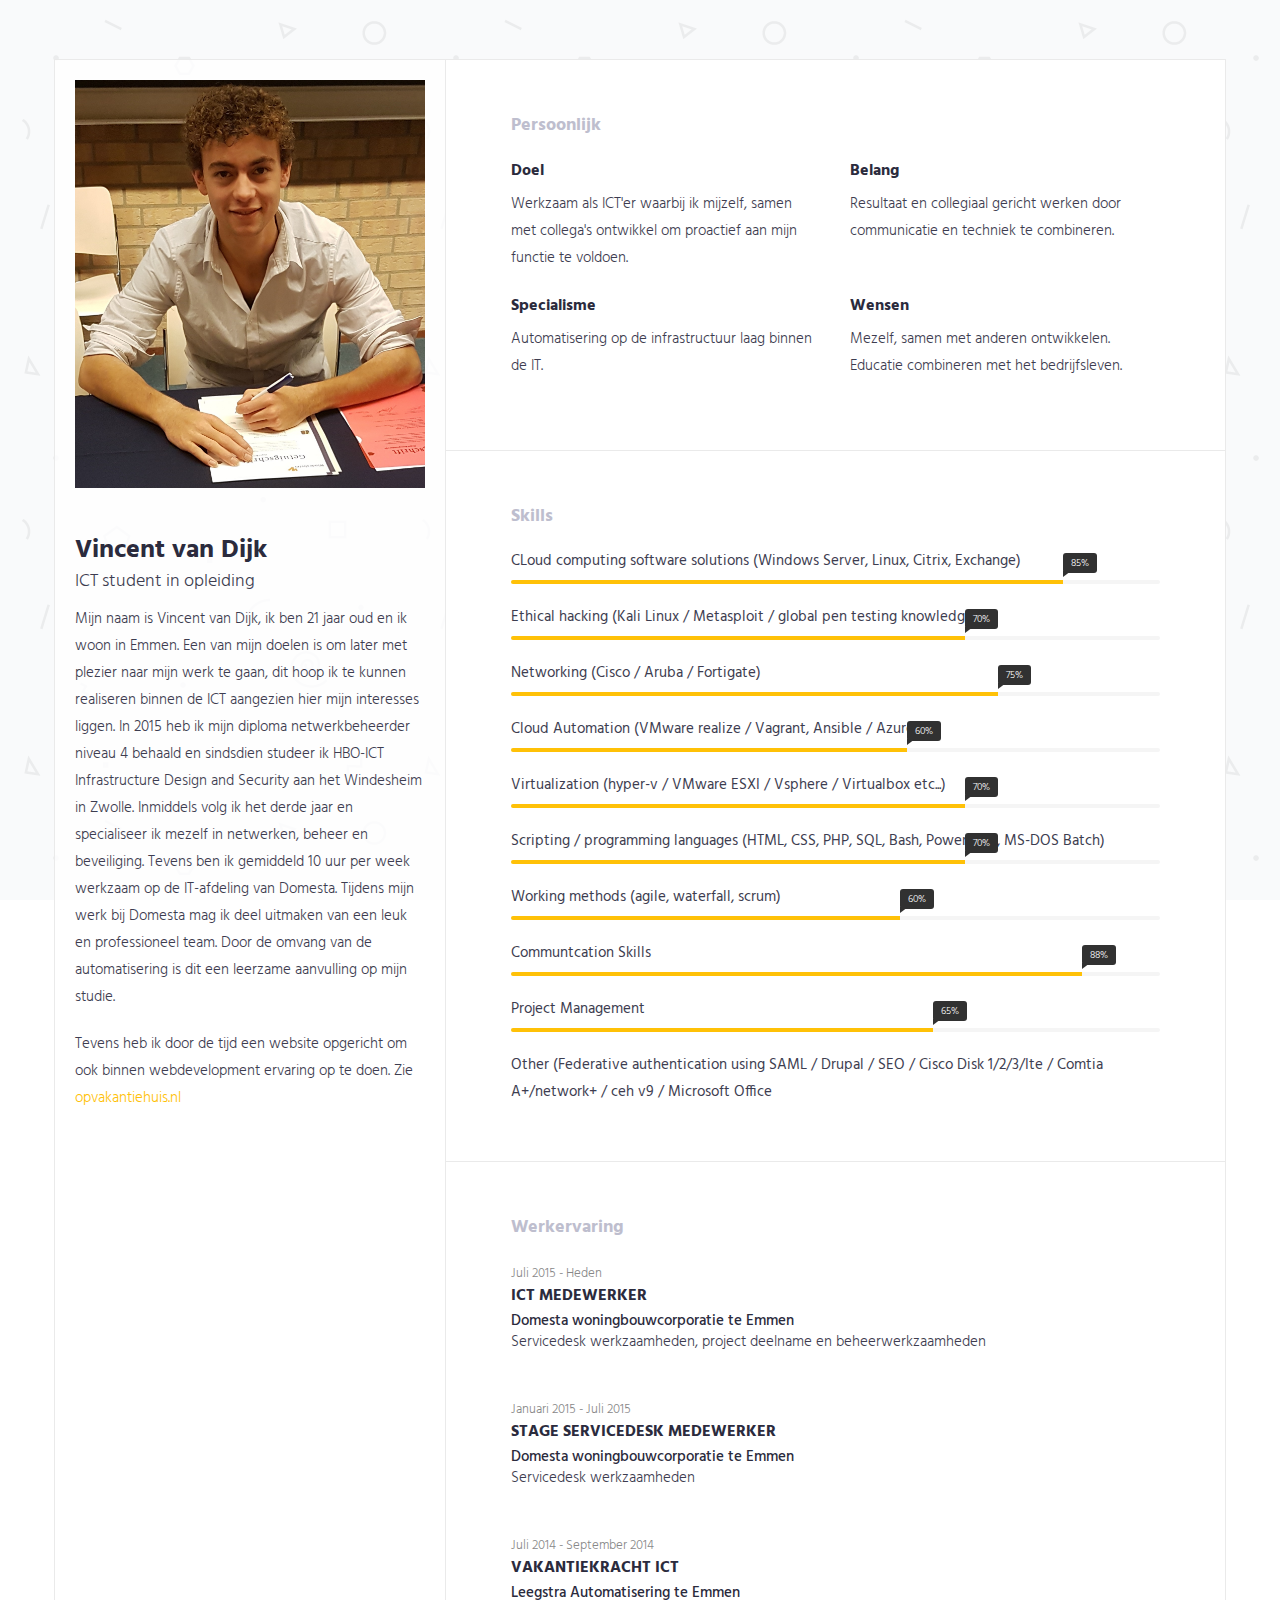
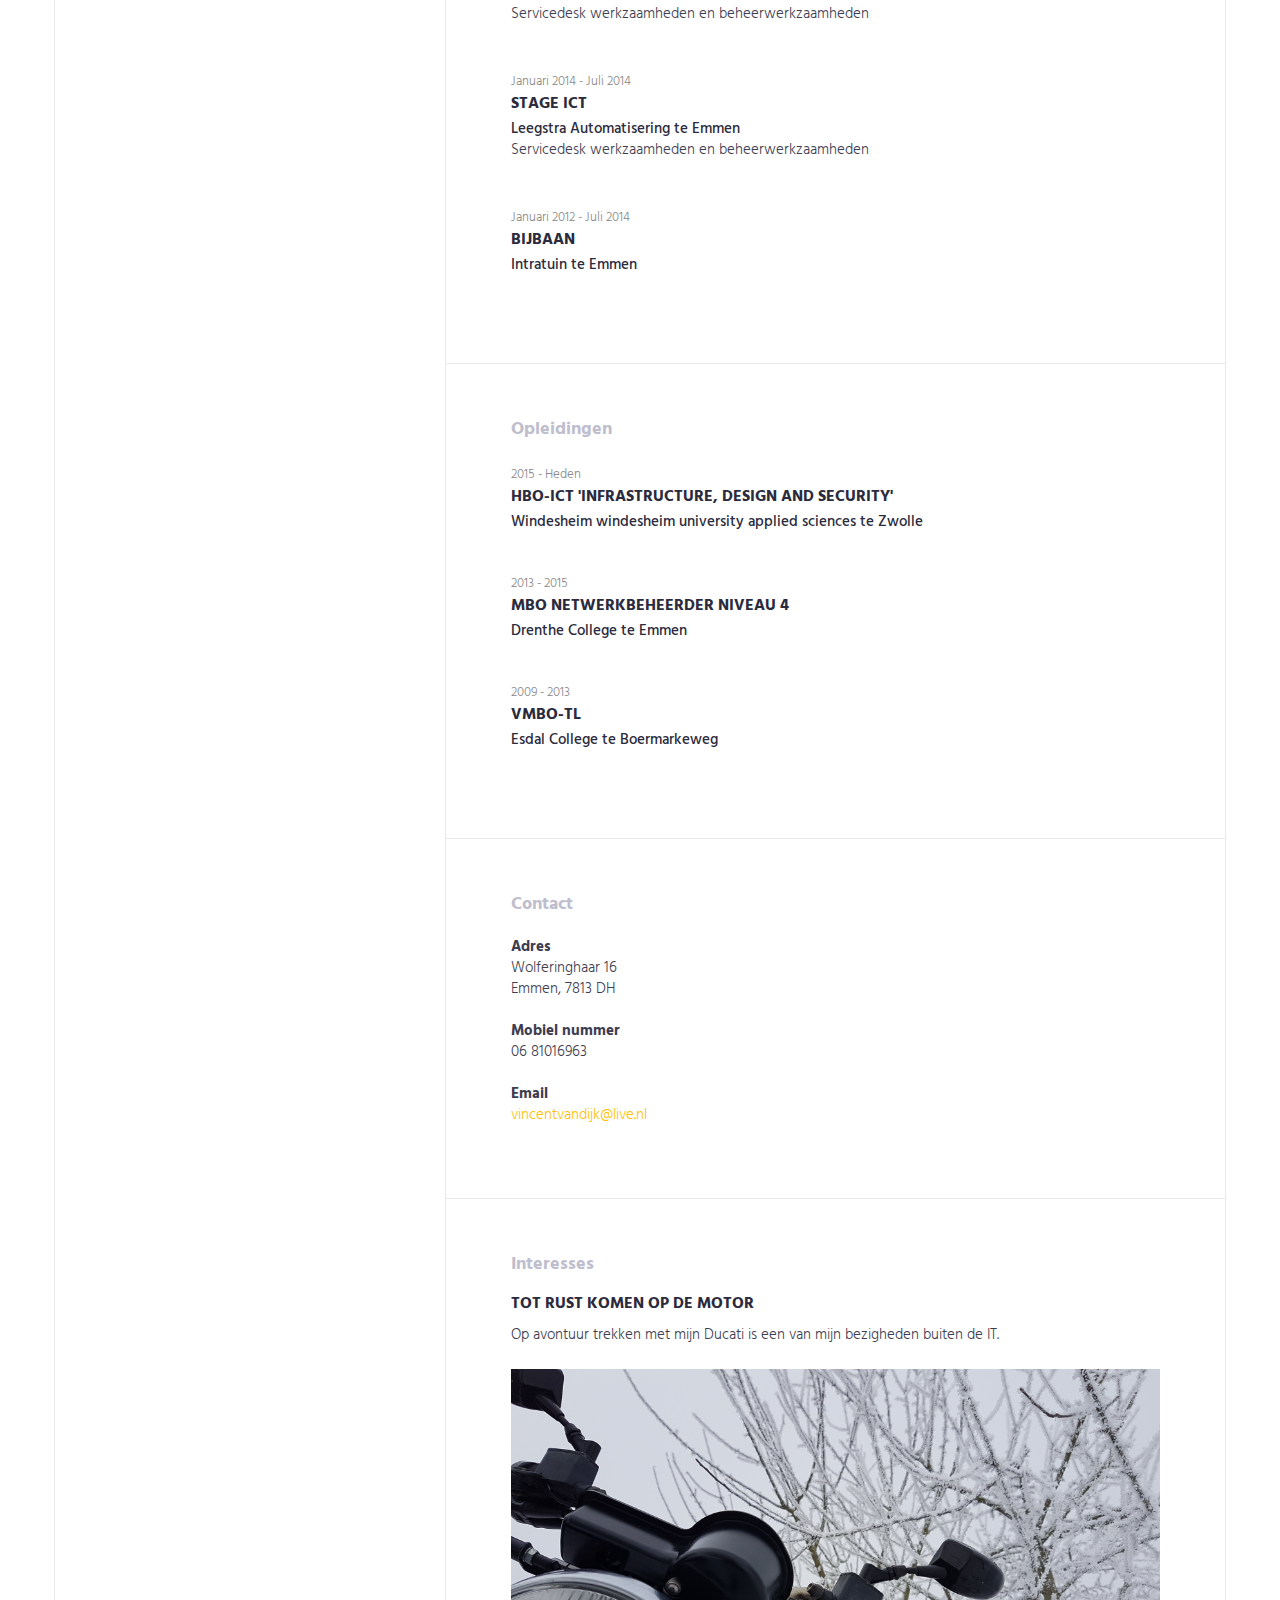
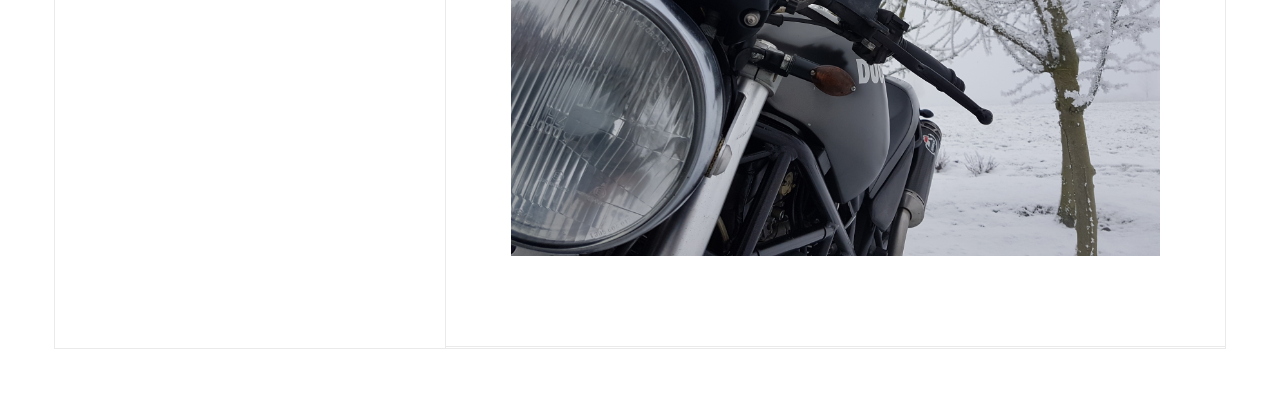
<file: old/index.html>
<!DOCTYPE html>
<html>
<head>
    <meta charset="utf-8">
    <meta http-equiv="X-UA-Compatible" content="IE=edge">
    <meta name="viewport" content="width=device-width, initial-scale=1">
    <!-- The above 3 meta tags *must* come first in the head; any other head content must come *after* these tags -->
    <title>Curriculum vitae Vincent van Dijk</title>

    <!-- favicon -->

    <!-- web-fonts -->
    <link href="https://fonts.googleapis.com/css?family=Hind:300,400,500,600,700" rel="stylesheet">

    <!-- font-awesome -->
    <link href="css/font-awesome.min.css" rel="stylesheet">

    <!-- Bootstrap -->
    <link href="css/bootstrap.min.css" rel="stylesheet">

    <!-- Style CSS -->
    <link href="css/style.css" rel="stylesheet">

    <!-- HTML5 shim and Respond.js for IE8 support of HTML5 elements and media queries -->
    <!-- WARNING: Respond.js doesn't work if you view the page via file:// -->
    <!--[if lt IE 9]>
    <script src="https://oss.maxcdn.com/html5shiv/3.7.2/html5shiv.min.js"></script>
    <script src="https://oss.maxcdn.com/respond/1.4.2/respond.min.js"></script>
    <![endif]-->
</head>
<body id="page-top" data-spy="scroll" data-target=".navbar">
<div id="main-wrapper">
<!-- Page Preloader -->
<div id="preloader">
    <div id="status">
        <div class="status-mes"></div>
    </div>
</div>

<div class="columns-block container">
<div class="left-col-block blocks">
    <header class="header theiaStickySidebar">
        <div class="profile-img">
            <img src="vincent.jpg" class="img-responsive" alt=""/>
        </div>
        <div class="content">
            <h1>Vincent van Dijk</h1>
            <span class="lead">ICT student in opleiding</span>

            <div class="about-text">
                <p>
                    Mijn naam is Vincent van Dijk, ik ben 21 jaar oud en ik woon in Emmen.
					Een van mijn doelen is om later met plezier naar mijn werk te gaan, 
					dit hoop ik te kunnen realiseren binnen de ICT aangezien hier mijn interesses liggen. 
					In 2015 heb ik mijn diploma netwerkbeheerder niveau 4 behaald en sindsdien studeer ik 
					HBO-ICT Infrastructure Design and Security aan het Windesheim in Zwolle. Inmiddels volg 
					ik het derde jaar en specialiseer ik mezelf in netwerken, beheer en beveiliging. 
					Tevens ben ik gemiddeld 10 uur per week werkzaam op de IT-afdeling van Domesta. 
					Tijdens mijn werk bij Domesta mag ik deel uitmaken van een leuk en professioneel team. 
					Door de omvang van de automatisering is dit een leerzame aanvulling op mijn studie.
				</p>
				

                <p>Tevens heb ik door de tijd een website opgericht om ook binnen webdevelopment ervaring op te doen. Zie
				<a href="http://opvakantiehuis.nl">opvakantiehuis.nl</a>
				</p>
            </div>



        </div>

    </header>
    <!-- .header-->
</div>
<!-- .left-col-block -->


<div class="right-col-block blocks">
<div class="theiaStickySidebar">
<section class="expertise-wrapper section-wrapper gray-bg">
    <div class="container-fluid">
        <div class="row">
            <div class="col-md-12">
                <div class="section-title">
                    <h2>Persoonlijk</h2>
                </div>
            </div>
        </div>
        <!-- .row -->

        <div class="row">
            <div class="col-md-6">
                <div class="expertise-item">
                    <h3>Doel</h3>

                    <p>
                        Werkzaam als ICT'er waarbij ik mijzelf, samen met collega's ontwikkel om proactief aan mijn functie te voldoen.
                    </p>
                </div>
            </div>
            <div class="col-md-6">
                <div class="expertise-item">
                    <h3>Belang</h3>

                    <p>
                        Resultaat en collegiaal gericht werken door communicatie en techniek te combineren.
                    </p>
                </div>
            </div>
        </div>
        <div class="row">
            <div class="col-md-6">
                <div class="expertise-item">
                    <h3>Specialisme</h3>

                    <p>
                        Automatisering op de infrastructuur laag binnen de IT.
                    </p>
                </div>
            </div>

            <div class="col-md-6">
                <div class="expertise-item">
                    <h3>Wensen</h3>

                    <p>
                        Mezelf, samen met anderen ontwikkelen. Educatie combineren met het bedrijfsleven.</p>
                </div>
            </div>

        </div>


    </div>
</section>
<!-- .expertise-wrapper -->

<section class="section-wrapper skills-wrapper">
    <div class="container-fluid">
        <div class="row">
            <div class="col-md-12">
                <div class="section-title">
                    <h2>Skills</h2>
                </div>
            </div>

        </div>
        <div class="row">
            <div class="col-md-12">
                <div class="progress-wrapper">

                    <div class="progress-item">
                        <span class="progress-title">CLoud computing software solutions (Windows Server, Linux, Citrix, Exchange)</span>

                        <div class="progress">
                            <div class="progress-bar" role="progressbar" aria-valuenow="62" aria-valuemin="0"
                                 aria-valuemax="100" style="width: 85%"><span class="progress-percent"> 85%</span>
                            </div>
                        </div>
                        <!-- .progress -->
                    </div>
                    <!-- .skill-progress -->


                    <div class="progress-item">
                        <span class="progress-title">Ethical hacking (Kali Linux / Metasploit / global pen testing knowledge) </span>

                        <div class="progress">
                            <div class="progress-bar" role="progressbar" aria-valuenow="75" aria-valuemin="0"
                                 aria-valuemax="100" style="width: 70%;"><span class="progress-percent"> 70%</span>
                            </div>
                        </div>
                        <!-- /.progress -->
                    </div>
                    <!-- /.skill-progress -->

                    <div class="progress-item">
                        <span class="progress-title">Networking (Cisco / Aruba / Fortigate)</span>

                        <div class="progress">
                            <div class="progress-bar" role="progressbar" aria-valuenow="55" aria-valuemin="0"
                                 aria-valuemax="100" style="width: 75%;"><span class="progress-percent"> 75%</span>
                            </div>
                        </div>
                        <!-- /.progress -->
                    </div>		

					<div class="progress-item">
                        <span class="progress-title">Cloud Automation (VMware realize / Vagrant, Ansible / Azure)</span>

                        <div class="progress">
                            <div class="progress-bar" role="progressbar" aria-valuenow="55" aria-valuemin="0"
                                 aria-valuemax="100" style="width: 61%;"><span class="progress-percent"> 60%</span>
                            </div>
                        </div>
                        <!-- /.progress -->
                    </div>		

                    <div class="progress-item">
                        <span class="progress-title">Virtualization (hyper-v / VMware ESXI / Vsphere / Virtualbox etc...)</span>

                        <div class="progress">
                            <div class="progress-bar" role="progressbar" aria-valuenow="55" aria-valuemin="0"
                                 aria-valuemax="100" style="width: 70%;"><span class="progress-percent"> 70%</span>
                            </div>
                        </div>
                        <!-- /.progress -->
                    </div>						

                    <div class="progress-item">
                        <span class="progress-title">Scripting / programming languages (HTML, CSS, PHP, SQL, Bash, Powershell, MS-DOS Batch)</span>

                        <div class="progress">
                            <div class="progress-bar" role="progressbar" aria-valuenow="55" aria-valuemin="0"
                                 aria-valuemax="100" style="width: 70%;"><span class="progress-percent"> 70%</span>
                            </div>
                        </div>
                        <!-- /.progress -->
                    </div>	
					        
						<div class="progress-item">
                        <span class="progress-title">Working methods (agile, waterfall, scrum) </span>

                    
					
					    <div class="progress">
                            <div class="progress-bar" role="progressbar" aria-valuenow="55" aria-valuemin="0"
                                 aria-valuemax="100" style="width: 60%;"><span class="progress-percent"> 60%</span>
                            </div>
                        </div>
                        <!-- .progress -->
                    </div>
                    <!-- .skill-progress -->					
					
					<div class="progress-item">
                        <span class="progress-title">Communtcation Skills</span>

                        <div class="progress">
                            <div class="progress-bar" role="progressbar" aria-valuenow="55" aria-valuemin="0"
                                 aria-valuemax="100" style="width: 88%;"><span class="progress-percent"> 88%</span>
                            </div>
                        </div>
                        <!-- /.progress -->
                    </div>
                    <!-- /.skill-progress -->
                    <div class="progress-item">
                        <span class="progress-title">Project Management</span>

                    
					
					    <div class="progress">
                            <div class="progress-bar" role="progressbar" aria-valuenow="55" aria-valuemin="0"
                                 aria-valuemax="100" style="width: 65%;"><span class="progress-percent"> 65%</span>
                            </div>
                        </div>
                        <!-- .progress -->
                    </div>
                    <!-- .skill-progress -->
					
					
                    <div class="progress-item">
                        <span class="progress-title">Other (Federative authentication using SAML / Drupal / SEO / Cisco Disk 1/2/3/Ite / Comtia A+/network+ / ceh v9 / Microsoft Office</span>
                    </div>
	
                </div>
                <!-- /.progress-wrapper -->
            </div>
        </div>
        <!--.row -->
    </div>
    <!-- .container-fluid -->
</section>
<!-- .skills-wrapper -->

<section class="section-wrapper section-experience gray-bg">
    <div class="container-fluid">
        <div class="row">
            <div class="col-md-12">
                <div class="section-title"><h2>Werkervaring</h2></div>
            </div>
        </div>
        <!--.row-->
        <div class="row">
            <div class="col-md-12">
                <div class="content-item">
                    <small>Juli 2015 - Heden</small>
                    <h3>ICT medewerker</h3>
                    <h4>Domesta woningbouwcorporatie te Emmen</h4>

                    <p>Servicedesk werkzaamheden, project deelname en beheerwerkzaamheden</p>
                </div>
				
                <!-- .experience-item -->
                <div class="content-item">
                    <small>Januari 2015 - Juli 2015</small>
                    <h3>Stage servicedesk medewerker</h3>
                    <h4>Domesta woningbouwcorporatie te Emmen</h4>
				
				 <p>Servicedesk werkzaamheden</p>

                </div>
                <!-- .experience-item -->
                <div class="content-item">
                    <small>Juli 2014 - September 2014</small>
                    <h3>Vakantiekracht ICT</h3>
                    <h4>Leegstra Automatisering te Emmen</h4>

                     <p>Servicedesk werkzaamheden en beheerwerkzaamheden</p>
                </div>
				
				<div class="content-item">
                    <small>Januari 2014 - Juli 2014</small>
                    <h3>Stage ICT</h3>
                    <h4>Leegstra Automatisering te Emmen</h4>

                     <p>Servicedesk werkzaamheden en beheerwerkzaamheden</p>
                </div>
				
				<div class="content-item">
                    <small>Januari 2012 - Juli 2014</small>
                    <h3>Bijbaan</h3>
                    <h4>Intratuin te Emmen</h4>
                </div>
				
                <!-- .experience-item -->
            </div>
        </div>
        <!--.row-->
    </div>
    <!-- .container-fluid -->

</section>
<!-- .section-experience -->

<section class="section-wrapper section-education">
    <div class="container-fluid">
        <div class="row">
            <div class="col-md-12">
                <div class="section-title"><h2>Opleidingen</h2></div>
            </div>
        </div>
        <!--.row-->
        <div class="row">
            <div class="col-md-12">
                <div class="content-item">
                    <small>2015 - Heden</small>
                    <h3>HBO-ICT 'Infrastructure, design and security'</h3>
                    <h4>Windesheim windesheim university applied sciences te Zwolle</h4>
                </div>
                <!-- .experience-item -->
                <div class="content-item">
                    <small>2013 - 2015</small>
                    <h3>MBO netwerkbeheerder niveau 4</h3>
                    <h4>Drenthe College te Emmen</h4>
                </div>
                <!-- .experience-item -->
                <div class="content-item">
                    <small>2009 - 2013</small>
                    <h3>VMBO-TL</h3>
                    <h4>Esdal College te Boermarkeweg</h4>
                </div>
                <!-- .experience-item -->
            </div>
        </div>
        <!--.row-->
    </div>
    <!-- .container-fluid -->

</section>
<!-- .section-education -->

<section class="section-contact section-wrapper gray-bg">
    <div class="container-fluid">
        <div class="row">
            <div class="col-md-12">
                <div class="section-title">
                    <h2>Contact</h2>
                </div>
            </div>
        </div>
        <!--.row-->
        <div class="row">
            <div class="col-md-12">
                <address>
                    <strong>Adres</strong><br>
                    Wolferinghaar 16<br>
                    Emmen, 7813 DH

                </address>
                <address>
                    <strong>Mobiel nummer</strong><br>
                    06 81016963
                </address>

                <address>
                    <strong>Email</strong><br>
                    <a href="mailto:#">vincentvandijk@live.nl</a>
                </address>
            </div>
        </div>
        <!--.row-->
        <div class="row">
            <div class="col-md-12">
                
                <!-- .feedback-form -->


            </div>
        </div>
    </div>
    <!--.container-fluid-->
</section>
<!--.section-contact-->

<section class="section-wrapper section-interest gray-bg">
    <div class="container-fluid">
        <div class="row">
            <div class="col-md-12">
                <div class="section-title">
                    <h2>Interesses</h2>
                </div>
            </div>
        </div>
        <!-- .row -->

        <div class="row">
            <div class="col-md-12">
                <div class="content-item">
                    <h3>Tot rust komen op de motor</h3>

                    <p>Op avontuur trekken met mijn Ducati is een van mijn bezigheden buiten de IT.</p>
					
					<div class="profile-img">
            <img src="motor.jpg" class="img-responsive" alt=""/>
        </div>
					
  
            </div>
        </div>
        <!-- .row -->

    </div>
</section>
<!-- .section-publications -->

<!-- .footer -->
</div>
<!-- Sticky -->
</div>
<!-- .right-col-block -->
</div>
<!-- .columns-block -->
</div>
<!-- #main-wrapper -->

<!-- jquery -->
<script src="js/jquery-2.1.4.min.js"></script>

<!-- Bootstrap -->
<script src="js/bootstrap.min.js"></script>
<script src="js/theia-sticky-sidebar.js"></script>
<script src="js/scripts.js"></script>
</body>
</html>
</file>
<file: old/css/style.css>
/*
Template Name: Resumex
Description: HTML5 / CSS3 One Page
Version: 1.0
Author: themehippo.com
*/

/*------------------------------------------------------------------
# [Color codes]

# Body  (text): #3a4750
# Heading Color #444444
# Theme Color (link color) #82b541
# Mid grey (sub header) #f4f4f4
# -------------------------------------------------------------------*/

body {
    font-family : 'Hind', sans-serif;
    font-size   : 15px;
    line-height : 1.8em;
    color       : #3d3d50;
    font-weight : 300;
    background  : url("../img/pattern-bg.png") fixed;
    }

/* --------------------------------------
 * Global Typography
 *------------------------------------------*/

h1, h2, h3, h4, h5, h6 {
    margin : 0 0 15px;
    color  : #2b2b3d;
    }

h1 {
    font-size   : 26px;
    line-height : 1.8em;
    font-weight : 700;
    }

h2 {
    font-size   : 18px;
    line-height : 1.8em;
    font-weight : 700;
    }

h3 {
    font-size   : 16px;
    line-height : 1.8em;
    font-weight : 500;
    }

h4 {
    font-size   : 15px;
    line-height : 1.8em;
    font-weight : 500;
    }

h5 {
    font-size   : 15px;
    line-height : 1.5em;
    font-weight : 500;
    }

h6 {
    font-size   : 15px;
    line-height : 1.5em;
    }

/* --------------------------------------
 * LINK STYLE
 *------------------------------------------*/
a {
    color              : #FFC107;
    text-decoration    : none;
    -webkit-transition : all 0.3s ease 0s;
    -moz-transition    : all 0.3s ease 0s;
    -o-transition      : all 0.3s ease 0s;
    transition         : all 0.3s ease 0s;
    }

a,
a:active,
a:focus,
a:active {
    text-decoration : none;
    outline         : none
    }

a:hover,
a:focus {
    text-decoration : none;
    color           : #ff9800;
    }

p {
    margin-bottom : 20px;
    }

ul {
    margin     : 0;
    padding    : 0;
    list-style : none;
    }

/*------------------
 * Button Style
 *------------------*/
.btn {
    padding        : 14px 30px 11px;
    margin-bottom  : 0;
    font-size      : 14px;
    font-weight    : 500;
    border-radius  : 0;
    border         : 0;
    text-transform : uppercase;
    }

.btn-lg {
    font-weight : 700;
    font-size   : 24px;
    padding     : 15px 30px;
    }

/*btn-primary*/
.btn-primary {
    background-color : #FFC107;
    }

.btn-primary:hover,
.btn-primary:focus,
.btn-primary:active:focus {
    background : #ff9800;
    }

/*btn-default*/
.btn-default {
    color            : #2a54f5;
    background-color : transparent;
    border           : 2px solid #2a54f5;
    }

.btn-default:hover,
.btn-default:focus,
.btn-default:active:focus {
    background   : #2a54f5;
    color        : #ffffff;
    border-color : #2a54f5;
    }

button:focus,
.btn:focus,
.btn:active:focus {
    outline : none;
    }

/* --------------------
 * Column Block
 * -------------------*/

.columns-block {
    display                : -webkit-flex;
    display                : flex;
    -webkit-flex-direction : row;
    flex-direction         : row;
    margin                 : 60px auto;
    padding                : 0;
    box-shadow             : 0 0 0 1px #eaeaea;
    }

.blocks {
    box-sizing : border-box;
    }

.left-col-block {
    overflow     : hidden;
    -webkit-flex : 1 0 0;
    flex         : 1 0 0;
    position     : relative;
    background   : rgba(255, 255, 255, .8);
    border-right : 1px solid #eaeaea;
    }

.right-col-block {
    -webkit-flex : 2 0 0;
    flex         : 2 0 0;
    position     : relative;
    background   : #ffffff;
    }

@media (max-width : 768px) {

    .columns-block {
        display    : block;
        margin     : 0;
        box-shadow : none;
        }

    .left-col-block {
        width    : 100%;
        position : relative;
        border   : 0;
        }

    .right-col-block {
        width      : 100%;
        position   : relative;
        box-shadow : none;
        }
    }

@media (min-width : 769px) and (max-width : 1024px) {
    .columns-block {
        margin-top    : 30px;
        margin-bottom : 30px;
        }
    }

/* --------------------
 * Section Background
 * -------------------*/

.gray-bg {
    background-color : #ffffff;
    }

/* --------------------
 *  main Wrapper
 * -------------------*/
#main-wrapper {
    overflow : hidden;
    }

/*-------------------
 * Section Wrapper
 *-------------------*/
.section-wrapper {
    padding       : 50px;
    border-bottom : 1px solid #eaeaea;
    }

@media (max-width : 480px) {
    .section-wrapper {
        padding : 30px 20px;
        }
    }

/*---------------------------
* Section Title
*---------------------------*/
.section-title {
    margin-bottom : 15px;
    }

.section-title h2 {
    margin-bottom : 5px;
    color         : #bebece;
    }

/*-----------------------------
 * NAVIGATION & HEADER STYLE
 *-----------------------------*/

.header {
    padding  : 20px !important;
    margin   : 0;
    position : relative;
    }

.header .profile-img {
    margin-bottom : 50px;
    }

.header .content-wrapper {

    }

.header .content {
    width  : 100%;
    margin : 0 auto;
    }

.header .content h1 {
    line-height : 1;
    margin      : 0 0 5px;
    }

.header .content .lead {
    font-size : 18px;
    }

.header .content .about-text {
    margin : 10px 0;
    }

.header .btn {
    margin-top : 40px;
    }

@media (max-width : 768px) {
    .header {
        padding       : 0;
        text-align    : center;
        border-bottom : 1px solid #ededed;
        }

    .header img {
        margin : 0 auto;
        }

    .header .content {
        padding : 50px;
        }
    }

/* Header Sticky */

.sticky {
    position : -webkit-sticky;
    position : sticky;
    top      : 0;
    }

/*-------------------
 * Social Icon
 *-------------------*/

.social-icon {
    margin  : 20px 0;
    padding : 0;
    display : block;
    }

.social-icon li {
    display : inline-block;
    margin  : 0 2px;
    }

.social-icon li a {
    display       : block;
    font-size     : 12px;
    color         : #333333;
    width         : 34px;
    height        : 34px;
    line-height   : 33px;
    text-align    : center;
    border-radius : 2px;
    border        : 2px solid #eeeeee;
    }

.social-icon li a:hover {
    border-color : #cccccc;
    }

/*-------------------
 * Expertise
 *-------------------*/
.expertise-item {
    margin-bottom : 20px;
    }

.expertise-item h3 {
    margin-bottom : 5px;
    font-weight   : 700;
    }

/*-------------------
 * Skills Progressbar
 *-------------------*/

.progress-item {
    position : relative;
    }

.progress-item .progress-title {
    font-size     : 15px;
    font-weight   : 400;
    display       : inline-block;
    margin-bottom : 5px;
    }

.progress-item .progress {
    height        : 4px;
    box-shadow    : none;
    border-radius : 5px;
    }

.progress-item .progress-bar {
    background-color : #FFC107;
    box-shadow       : none;
    text-align       : right;
    }

.progress-item .progress-percent {
    font-size        : 10px;
    background-color : #313131;
    position         : absolute;
    top              : 5px;
    padding          : 0 8px;
    border-radius    : 3px;
    }

.progress-item .progress-percent::before {
    content      : "";
    position     : absolute;
    left         : 0;
    bottom       : -4px;
    border-top   : 6px solid #313131;
    border-right : 8px solid transparent;
    }

/*-------------------
 * Portfolio
 *-------------------*/

.portfolio-item {
    position      : relative;
    display       : block;
    margin-bottom : 30px;
    }

.portfolio-item .portfolio-thumb img {
    height    : auto;
    display   : block;
    max-width : 100%;
    }

.portfolio-item .portfolio-info {
    position   : absolute;
    bottom     : 0;
    padding    : 30px 15px 5px;
    width      : 100%;
    background : -webkit-linear-gradient(
            top,
            transparent 0%,
            rgba(0, 0, 0, 0.5) 100%
    );
    }

.portfolio-item .portfolio-info h3 {
    margin      : 0;
    line-height : 1;
    color       : #ffffff;
    }

.portfolio-item .portfolio-info small {
    color : #ffffff;
    }

.portfolio-item:hover .portfolio-info {
    background : -webkit-linear-gradient(
            top,
            transparent 0%,
            #000 100%
    );
    }

/*-------------------
 * Content Item
 *-------------------*/

.content-item {
    margin-bottom : 40px;
    }

.content-item h3 {
    margin         : 0 0 10px;
    line-height    : 1;
    font-weight    : bold;
    text-transform : uppercase;
    }

.content-item h4 {
    margin      : 0;
    line-height : 1;
    }

.content-item small {
    color : #888888;
    }

/*-------------------
 * Contact
 *-------------------*/

.feedback-form {
    margin-top : 50px;
    }

/*-------------------
 * Form Style
 *-------------------*/
.form-control {
    height        : 50px;
    padding       : 0 20px;
    font-size     : 13px;
    line-height   : 50px;
    color         : #969595;
    border        : 1px solid #cccccc;
    border-radius : 0;
    box-shadow    : none;
    box-sizing    : border-box;
    }

.form-control:focus,
.form-control:active {
    box-shadow : none;
    }

/* --------------------------------------------
 *   Footer
 *---------------------------------------------- */

/* Copyright */

.footer {
    padding : 30px 50px;
    }

.footer .copyright-section {
    font-size : 13px;
    color     : #888888;

    }

.footer .copyright-section .copytext {
    font-weight : 400;
    display     : block;
    }

@media (max-width : 480px) {
    .footer {
        padding : 10px 20px;
        }
    }

/* ---------------------------------------------- /*
 * Preloader
/* ---------------------------------------------- */
#preloader {
    background : rgba(255, 255, 255,.8);
    bottom     : 0;
    left       : 0;
    position   : fixed;
    right      : 0;
    top        : 0;
    z-index    : 9999;
    }

#status,
.status-mes {
    background-image    : url(../img/preloader.svg);
    background-position : center;
    background-repeat   : no-repeat;
    height              : 200px;
    left                : 50%;
    margin              : -100px 0 0 -100px;
    position            : absolute;
    top                 : 50%;
    width               : 200px;
    }

.status-mes {
    background : none;
    left       : 0;
    margin     : 0;
    text-align : center;
    top        : 65%;
    }
</file>
